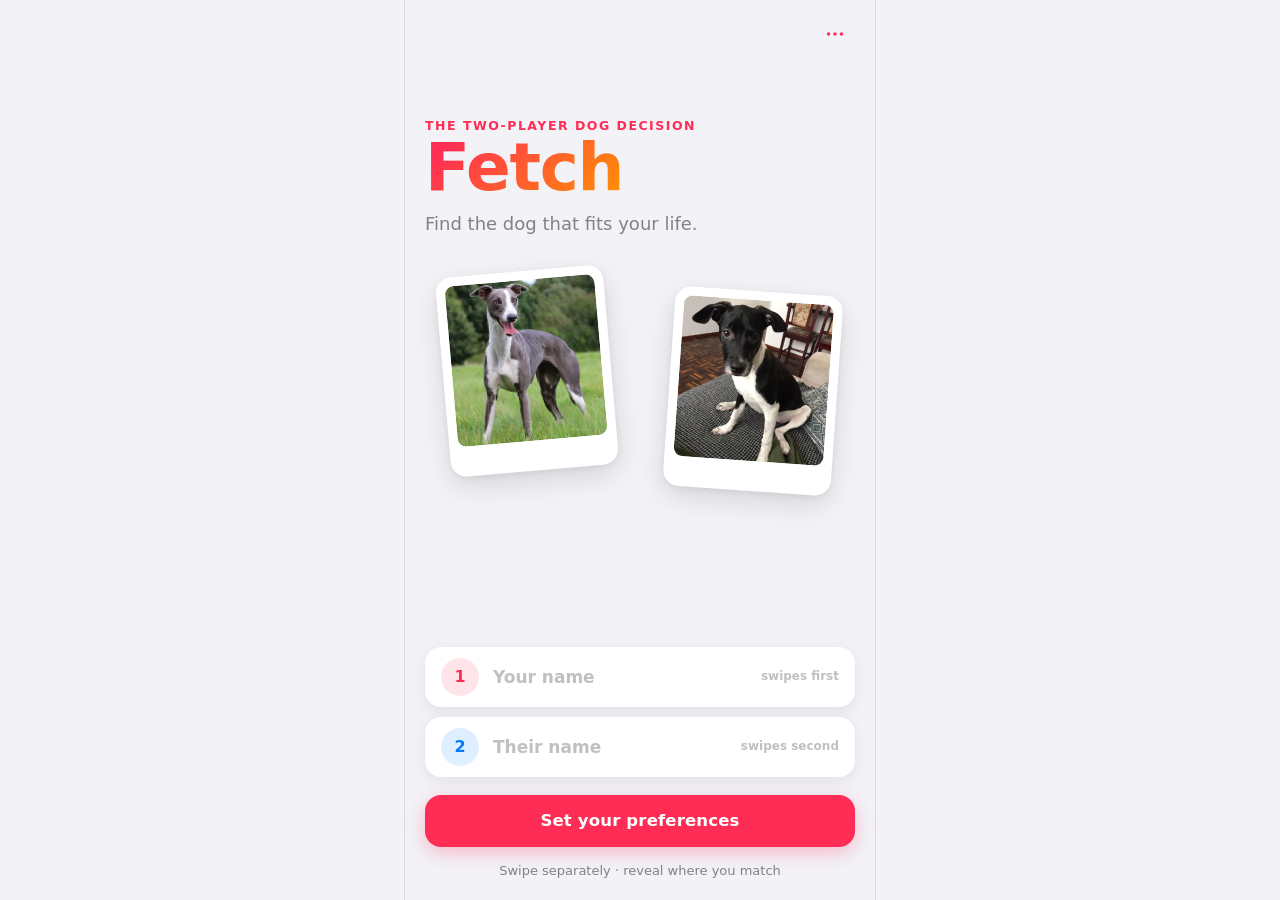
<file: dogmatch/index.html>
<!DOCTYPE html>
<html lang="en">
<head>
  <meta charset="utf-8">
  <meta name="viewport" content="width=device-width, initial-scale=1, viewport-fit=cover, user-scalable=no">
  <title>Fetch — Find the dog that fits your life</title>
  <meta name="description" content="Fetch — the two-player dog decision. Swipe separately, reveal where you match.">
  <meta name="theme-color" media="(prefers-color-scheme: light)" content="#F2F2F7">
  <meta name="theme-color" media="(prefers-color-scheme: dark)" content="#000000">
  <meta name="apple-mobile-web-app-capable" content="yes">
  <meta name="mobile-web-app-capable" content="yes">
  <meta name="apple-mobile-web-app-status-bar-style" content="default">
  <meta name="apple-mobile-web-app-title" content="Fetch">
  <link rel="icon" href="icon.svg" type="image/svg+xml">
  <link rel="apple-touch-icon" href="apple-touch-icon.png">
  <link rel="stylesheet" href="styles.css">
</head>
<body>
  <div id="app"></div>
  <script src="data.js"></script>
  <script src="scoring.js"></script>
  <script src="credits.js"></script>
  <script src="app.js"></script>
</body>
</html>
</file>
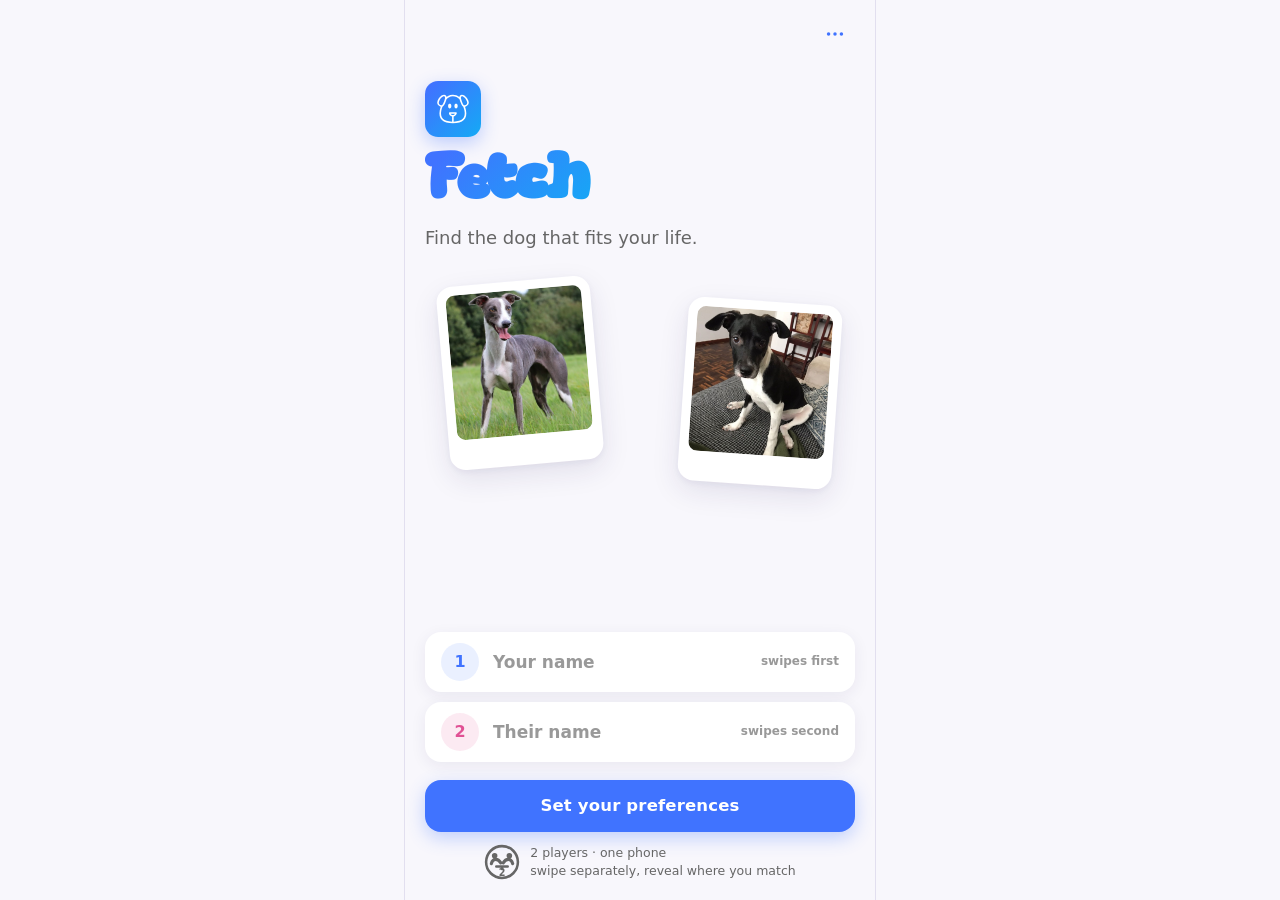
<file: fetch/index.html>
<!DOCTYPE html>
<html lang="en">
<head>
  <meta charset="utf-8">
  <meta name="viewport" content="width=device-width, initial-scale=1, viewport-fit=cover, user-scalable=no">
  <title>Fetch — Find the dog that fits your life</title>
  <meta name="description" content="Fetch — the two-player dog decision. Swipe separately, reveal where you match.">
  <meta name="theme-color" media="(prefers-color-scheme: light)" content="#F8F7FC">
  <meta name="theme-color" media="(prefers-color-scheme: dark)" content="#141318">
  <meta name="apple-mobile-web-app-capable" content="yes">
  <meta name="mobile-web-app-capable" content="yes">
  <meta name="apple-mobile-web-app-status-bar-style" content="default">
  <meta name="apple-mobile-web-app-title" content="Fetch">
  <link rel="icon" href="icon.svg" type="image/svg+xml">
  <link rel="apple-touch-icon" href="apple-touch-icon.png">
  <link rel="stylesheet" href="styles.css">
</head>
<body>
  <div id="app"></div>
  <script src="data.js"></script>
  <script src="scoring.js"></script>
  <script src="credits.js"></script>
  <script src="app.js"></script>
</body>
</html>
</file>
<file: dogmatch/styles.css>
/* Fetch — iOS-native playful design system, light + dark */

:root {
  /* light (system default) */
  --bg: #F2F2F7;
  --card: #FFFFFF;
  --fill: rgba(120, 120, 128, .12);
  --fill-2: rgba(120, 120, 128, .18);
  --ink: #111114;
  --ink-2: rgba(60, 60, 67, .62);
  --ink-3: rgba(60, 60, 67, .32);
  --line: rgba(60, 60, 67, .14);
  --tint: #FF2D55;
  --tint-soft: rgba(255, 45, 85, .12);
  --blue: #007AFF;
  --blue-soft: rgba(0, 122, 255, .12);
  --yes: #34C759;
  --yes-soft: rgba(52, 199, 89, .14);
  --no: #FF3B30;
  --no-soft: rgba(255, 59, 48, .12);
  --warn: #FF9500;
  --warn-soft: rgba(255, 149, 0, .14);
  --warn-text: #8A5200;
  --grad: linear-gradient(135deg, #FF2D55 10%, #FF9500 100%);
  --stamp-bg: rgba(255, 255, 255, .78);
  --seg-bg: rgba(118, 118, 128, .14);
  --seg-thumb: #FFFFFF;
  --toast-bg: rgba(28, 28, 30, .95);
  --shadow-card: 0 10px 28px rgba(20, 12, 8, .12), 0 2px 6px rgba(20, 12, 8, .06);
  --shadow-soft: 0 4px 16px rgba(20, 12, 8, .08);
  --r-lg: 22px;
  --r-md: 16px;
  --r-sm: 10px;
  --ease: cubic-bezier(.32, .72, .28, 1.04);
  --sans: -apple-system, BlinkMacSystemFont, "SF Pro Text", system-ui, "Segoe UI", Roboto, "Helvetica Neue", sans-serif;
  --serif: ui-rounded, "SF Pro Rounded", -apple-system, BlinkMacSystemFont, system-ui, "Segoe UI", Roboto, sans-serif;
  color-scheme: light dark;
}
@media (prefers-color-scheme: dark) {
  :root:not([data-theme="light"]) {
    --bg: #000000;
    --card: #1C1C1E;
    --fill: rgba(120, 120, 128, .24);
    --fill-2: rgba(120, 120, 128, .32);
    --ink: #F5F5F7;
    --ink-2: rgba(235, 235, 245, .62);
    --ink-3: rgba(235, 235, 245, .32);
    --line: rgba(84, 84, 88, .48);
    --tint: #FF375F;
    --tint-soft: rgba(255, 55, 95, .2);
    --blue: #0A84FF;
    --blue-soft: rgba(10, 132, 255, .2);
    --yes: #30D158;
    --yes-soft: rgba(48, 209, 88, .2);
    --no: #FF453A;
    --no-soft: rgba(255, 69, 58, .18);
    --warn: #FF9F0A;
    --warn-soft: rgba(255, 159, 10, .16);
    --warn-text: #FFC46B;
    --grad: linear-gradient(135deg, #FF375F 10%, #FF9F0A 100%);
    --stamp-bg: rgba(28, 28, 30, .72);
    --seg-bg: rgba(118, 118, 128, .24);
    --seg-thumb: #636366;
    --toast-bg: rgba(44, 44, 46, .96);
    --shadow-card: 0 12px 30px rgba(0, 0, 0, .55), 0 2px 8px rgba(0, 0, 0, .4);
    --shadow-soft: 0 4px 16px rgba(0, 0, 0, .45);
  }
}
:root[data-theme="dark"] {
  --bg: #000000;
  --card: #1C1C1E;
  --fill: rgba(120, 120, 128, .24);
  --fill-2: rgba(120, 120, 128, .32);
  --ink: #F5F5F7;
  --ink-2: rgba(235, 235, 245, .62);
  --ink-3: rgba(235, 235, 245, .32);
  --line: rgba(84, 84, 88, .48);
  --tint: #FF375F;
  --tint-soft: rgba(255, 55, 95, .2);
  --blue: #0A84FF;
  --blue-soft: rgba(10, 132, 255, .2);
  --yes: #30D158;
  --yes-soft: rgba(48, 209, 88, .2);
  --no: #FF453A;
  --no-soft: rgba(255, 69, 58, .18);
  --warn: #FF9F0A;
  --warn-soft: rgba(255, 159, 10, .16);
  --warn-text: #FFC46B;
  --grad: linear-gradient(135deg, #FF375F 10%, #FF9F0A 100%);
  --stamp-bg: rgba(28, 28, 30, .72);
  --seg-bg: rgba(118, 118, 128, .24);
  --seg-thumb: #636366;
  --toast-bg: rgba(44, 44, 46, .96);
  --shadow-card: 0 12px 30px rgba(0, 0, 0, .55), 0 2px 8px rgba(0, 0, 0, .4);
  --shadow-soft: 0 4px 16px rgba(0, 0, 0, .45);
}

* { box-sizing: border-box; -webkit-tap-highlight-color: transparent; }
html, body { margin: 0; padding: 0; }
html { height: 100%; }
body {
  background: var(--bg);
  color: var(--ink);
  font-family: var(--sans);
  font-size: 16px;
  line-height: 1.45;
  min-height: 100dvh;
  overscroll-behavior-y: none;
  -webkit-font-smoothing: antialiased;
  text-rendering: optimizeLegibility;
}
#app {
  max-width: 470px;
  margin: 0 auto;
  min-height: 100dvh;
  background: var(--bg);
  display: flex;
  flex-direction: column;
  position: relative;
  overflow-x: clip;
}
@media (min-width: 560px) {
  #app { box-shadow: 0 0 0 1px var(--line); }
}

h1, h2, h3, .serif {
  font-family: var(--serif);
  font-weight: 800;
  letter-spacing: -0.01em;
  margin: 0;
}
p { margin: 0; }
button { font-family: inherit; border: 0; background: none; padding: 0; cursor: pointer; color: inherit; touch-action: manipulation; font-size: inherit; }
img { display: block; max-width: 100%; }
:focus-visible { outline: 2.5px solid var(--tint); outline-offset: 2px; border-radius: 4px; }
@media (prefers-reduced-motion: reduce) {
  *, *::before, *::after { animation-duration: .01ms !important; transition-duration: .01ms !important; }
}

.screen {
  display: flex; flex-direction: column; flex: 1;
  padding: calc(14px + env(safe-area-inset-top)) 20px calc(20px + env(safe-area-inset-bottom));
  animation: screenIn .38s var(--ease);
}
@keyframes screenIn { from { opacity: 0; transform: translateY(10px); } to { opacity: 1; transform: none; } }

/* ---------- shared bits ---------- */
.topbar { display: flex; align-items: center; gap: 12px; min-height: 40px; margin-bottom: 6px; }
.topbar .spacer { flex: 1; }
.iconbtn {
  width: 40px; height: 40px; border-radius: 50%;
  display: grid; place-items: center; color: var(--tint);
  transition: background .2s var(--ease), transform .15s var(--ease);
}
.iconbtn:active { background: var(--fill); transform: scale(.92); }
.kicker {
  font-size: 12.5px; font-weight: 700; letter-spacing: .12em; text-transform: uppercase;
  color: var(--tint);
}
.btn {
  display: inline-flex; align-items: center; justify-content: center; gap: 8px;
  min-height: 52px; padding: 0 26px; border-radius: var(--r-md);
  background: var(--tint); color: #fff;
  font-size: 16.5px; font-weight: 650; letter-spacing: .01em;
  transition: transform .18s var(--ease), opacity .2s, filter .2s;
  box-shadow: 0 6px 18px rgba(255, 45, 85, .28);
}
.btn:active { transform: scale(.965); filter: brightness(.94); }
.btn.secondary { background: var(--fill); color: var(--tint); box-shadow: none; }
.btn.quiet { background: none; box-shadow: none; color: var(--tint); font-weight: 650; min-height: 44px; }
.btn.block { width: 100%; }
.btn[disabled] { opacity: .4; pointer-events: none; }
.stack { display: flex; flex-direction: column; gap: 12px; }

.pill {
  display: inline-flex; align-items: center; gap: 5px;
  padding: 5px 11px; border-radius: 999px; background: var(--fill);
  font-size: 12.5px; font-weight: 600; color: var(--ink-2); white-space: nowrap;
}
.match-pill {
  background: var(--grad); color: #fff;
  font-family: var(--serif); font-size: 14.5px; font-weight: 750;
  padding: 6px 13px; box-shadow: 0 3px 10px rgba(255, 90, 60, .35);
}

.note { font-size: 13px; color: var(--ink-2); line-height: 1.5; }
.hairline { border: 0; border-top: 1px solid var(--line); margin: 18px 0; }

/* ---------- welcome ---------- */
.welcome { justify-content: space-between; text-align: left; }
.welcome-hero { margin-top: 7vh; }
.welcome h1 {
  font-size: 66px; line-height: 1.0; letter-spacing: -0.02em;
  background: var(--grad); -webkit-background-clip: text; background-clip: text;
  -webkit-text-fill-color: transparent; width: fit-content; padding-right: 4px;
}
.welcome .sub { font-size: 18px; color: var(--ink-2); margin-top: 10px; max-width: 30ch; font-weight: 500; }
.welcome-art { margin: 26px -20px 24px; height: 238px; position: relative; overflow: visible; }
.welcome-art .polaroid {
  position: absolute; width: 168px; height: 200px; background: var(--card);
  border-radius: 16px; box-shadow: var(--shadow-card); padding: 9px 9px 30px;
  transition: transform .5s var(--ease);
}
.welcome-art .polaroid img { width: 100%; height: 100%; object-fit: cover; border-radius: 9px; }
.players { display: flex; flex-direction: column; gap: 10px; margin-bottom: 18px; }
.player-row {
  display: flex; align-items: center; gap: 14px; background: var(--card);
  border-radius: var(--r-md); padding: 8px 16px; box-shadow: var(--shadow-soft);
}
.player-row .avatar {
  width: 38px; height: 38px; border-radius: 50%; flex: none;
  display: grid; place-items: center; font-family: var(--serif); font-weight: 750; font-size: 16px;
  background: var(--tint-soft); color: var(--tint);
}
.player-row:last-child .avatar { background: var(--blue-soft); color: var(--blue); }
.player-row input {
  border: 0; background: none; font: 600 17px var(--sans); color: var(--ink);
  padding: 12px 0; width: 100%; outline: none;
}
.player-row input::placeholder { color: var(--ink-3); }
.player-row .role { font-size: 12px; color: var(--ink-3); font-weight: 600; white-space: nowrap; }

/* ---------- preferences ---------- */
.prefs h2 { font-size: 30px; margin: 6px 0 4px; }
.pref-group { margin: 20px 0 0; }
.pref-label { font-size: 14px; font-weight: 650; margin-bottom: 9px; display: flex; justify-content: space-between; align-items: baseline; }
.seg {
  display: grid; grid-auto-flow: column; grid-auto-columns: 1fr; gap: 3px;
  background: var(--seg-bg); border-radius: 12px; padding: 3px;
}
.seg button {
  padding: 10px 6px; border-radius: 9px; font-size: 13px; font-weight: 600;
  color: var(--ink-2); transition: all .22s var(--ease); line-height: 1.2;
}
.seg button.on { background: var(--seg-thumb); color: var(--ink); box-shadow: 0 2px 8px rgba(0, 0, 0, .16); }
.prefs-footer { position: sticky; bottom: 0; padding: 14px 0 0; background: linear-gradient(transparent, var(--bg) 32%); margin-top: 26px; }

/* ---------- handoff ---------- */
.handoff { justify-content: center; align-items: center; text-align: center; gap: 6px; }
.handoff .big-avatar {
  width: 88px; height: 88px; border-radius: 50%; display: grid; place-items: center;
  font-family: var(--serif); font-weight: 800; font-size: 36px; margin-bottom: 18px;
  background: var(--tint-soft); color: var(--tint);
}
.handoff.p2 .big-avatar { background: var(--blue-soft); color: var(--blue); }
.handoff h2 { font-size: 32px; }
.handoff .note { max-width: 30ch; margin: 10px auto 30px; font-size: 15px; }

/* ---------- swipe ---------- */
.swipe-screen { padding-bottom: calc(12px + env(safe-area-inset-bottom)); }
.progress-track { height: 4px; background: var(--fill); border-radius: 2px; flex: 1; overflow: hidden; }
.progress-fill { height: 100%; background: var(--tint); border-radius: 2px; transition: width .4s var(--ease); }
.swipe-meta { font-size: 13px; font-weight: 650; color: var(--ink-2); white-space: nowrap; }

.deck { position: relative; flex: 1; min-height: 0; margin: 8px 0 14px; }
.dogcard {
  position: absolute; inset: 0;
  background: var(--card); border-radius: var(--r-lg);
  box-shadow: var(--shadow-card);
  display: flex; flex-direction: column; overflow: hidden;
  touch-action: none; user-select: none; -webkit-user-select: none;
  will-change: transform;
}
.dogcard.under { transform: scale(.955) translateY(10px); filter: brightness(.985); }
.dogcard.flyout { transition: transform .45s var(--ease), opacity .4s ease; }
.dogcard.spring { transition: transform .45s var(--ease); }
.dogcard .photo { position: relative; flex: 1.35; min-height: 0; background: var(--fill); overflow: hidden; }
.dogcard .photo img { width: 100%; height: 100%; object-fit: cover; object-position: 50% 35%; }
.stamp {
  position: absolute; top: 22px; padding: 8px 16px; border-radius: 12px;
  font: 800 20px/1 var(--serif); letter-spacing: .06em; text-transform: uppercase;
  opacity: 0; transform: rotate(-8deg); border: 3px solid;
  backdrop-filter: blur(4px);
}
.stamp.yes { left: 20px; color: var(--yes); border-color: var(--yes); background: var(--stamp-bg); }
.stamp.no { right: 20px; color: var(--no); border-color: var(--no); background: var(--stamp-bg); transform: rotate(8deg); }
.puppy-toggle {
  position: absolute; top: 14px; right: 14px;
  padding: 8px 14px; border-radius: 999px; font-size: 12.5px; font-weight: 700;
  background: var(--stamp-bg); color: var(--ink); backdrop-filter: blur(10px);
  box-shadow: 0 2px 10px rgba(0, 0, 0, .18);
}
.dogcard .body { padding: 15px 18px 13px; display: flex; flex-direction: column; gap: 9px; }
.dogcard .name-row { display: flex; align-items: baseline; gap: 10px; }
.dogcard .name-row h2 { font-size: 24px; line-height: 1.1; flex: 1; letter-spacing: -0.015em; }
.dogcard .weight { font-size: 13.5px; color: var(--ink-2); font-weight: 600; white-space: nowrap; font-variant-numeric: tabular-nums; }
.tag-row { display: flex; gap: 6px; flex-wrap: wrap; }
.dogcard .line-row { display: flex; align-items: center; gap: 10px; }
.dogcard .oneliner { font-size: 13.5px; color: var(--ink-2); flex: 1; line-height: 1.35; font-weight: 500; }
.dogcard .card-actions {
  display: flex; align-items: center; justify-content: space-between;
  border-top: 1px solid var(--line); margin: 2px -18px 0; padding: 10px 18px 0;
}
.card-actions .textbtn { font-size: 14px; font-weight: 650; color: var(--tint); display: inline-flex; gap: 6px; align-items: center; padding: 4px 0; }

.swipe-buttons { display: flex; align-items: center; justify-content: center; gap: 22px; }
.roundbtn {
  border-radius: 50%; display: grid; place-items: center;
  background: var(--card); box-shadow: var(--shadow-soft);
  transition: transform .16s var(--ease);
}
.roundbtn:active { transform: scale(.86); }
.roundbtn.no { width: 62px; height: 62px; color: var(--no); }
.roundbtn.yes { width: 62px; height: 62px; color: var(--tint); }
.roundbtn.undo { width: 44px; height: 44px; color: var(--ink-3); }
.roundbtn[disabled] { opacity: .35; }

/* ---------- bottom sheet ---------- */
.sheet-backdrop {
  position: fixed; inset: 0; background: rgba(0, 0, 0, .42);
  opacity: 0; transition: opacity .32s ease; z-index: 40;
}
.sheet-backdrop.open { opacity: 1; }
.sheet {
  position: fixed; left: 50%; bottom: 0; transform: translate(-50%, 103%);
  width: 100%; max-width: 470px; max-height: 88dvh;
  background: var(--bg); border-radius: 20px 20px 0 0;
  box-shadow: 0 -12px 48px rgba(0, 0, 0, .35);
  transition: transform .42s var(--ease); z-index: 41;
  display: flex; flex-direction: column;
}
.sheet.open { transform: translate(-50%, 0); }
.sheet .grabber { width: 38px; height: 5px; border-radius: 3px; background: var(--ink-3); opacity: .5; margin: 9px auto 2px; flex: none; }
.sheet .sheet-scroll { overflow-y: auto; padding: 10px 22px calc(28px + env(safe-area-inset-bottom)); -webkit-overflow-scrolling: touch; }
.sheet h3 { font-size: 24px; margin: 8px 0 2px; }
.sheet .de-name { font-size: 13px; color: var(--ink-3); font-weight: 600; margin-bottom: 4px; }
.sheet h4 { font: 700 12.5px var(--sans); letter-spacing: .1em; text-transform: uppercase; color: var(--ink-3); margin: 22px 0 9px; }
.sheet p.body-text { font-size: 15px; line-height: 1.6; color: var(--ink); }
.plist { list-style: none; margin: 0; padding: 0; display: flex; flex-direction: column; gap: 8px; }
.plist li { display: flex; gap: 10px; font-size: 14.5px; line-height: 1.5; }
.plist .dot { flex: none; width: 7px; height: 7px; border-radius: 50%; margin-top: 7px; }
.plist.pros .dot { background: var(--yes); }
.plist.cons .dot { background: var(--warn); }
.meter-row { display: flex; align-items: center; gap: 12px; padding: 7px 0; }
.meter-row .mlabel { font-size: 14px; font-weight: 600; flex: 1; }
.meter-row .mvalue { font-size: 12.5px; color: var(--ink-3); font-weight: 600; width: 30px; text-align: right; font-variant-numeric: tabular-nums; }
.dots { display: flex; gap: 5px; }
.dots i { width: 9px; height: 9px; border-radius: 50%; background: var(--fill-2); }
.dots i.f { background: var(--tint); }
.dots i.h { background: linear-gradient(90deg, var(--tint) 50%, var(--fill-2) 50%); }
.coat-grid { display: grid; grid-template-columns: auto 1fr; gap: 7px 16px; font-size: 14.5px; }
.coat-grid .k { color: var(--ink-2); font-weight: 600; }
.flag-note {
  display: flex; gap: 10px; background: var(--warn-soft); border-radius: var(--r-md);
  padding: 12px 14px; font-size: 13.5px; line-height: 1.5; margin-top: 8px; color: var(--warn-text);
}
.fine-print { font-size: 12.5px; color: var(--ink-3); line-height: 1.55; margin-top: 20px; }

/* ---------- reveal & results ---------- */
.reveal { justify-content: center; align-items: center; text-align: center; }
.reveal h1 { font-size: 44px; line-height: 1.05; }
.reveal .heart-pop { display: inline-block; animation: pop .7s var(--ease); }
@keyframes pop { 0% { transform: scale(0); } 70% { transform: scale(1.25); } 100% { transform: scale(1); } }
.reveal .sub { color: var(--ink-2); margin: 14px 0 34px; font-size: 16px; }

.results h2.screen-title { font-size: 32px; margin: 4px 0 2px; }
.result-card {
  display: flex; gap: 14px; background: var(--card); border-radius: var(--r-md);
  padding: 12px; box-shadow: var(--shadow-soft); align-items: flex-start;
  animation: rowIn .5s var(--ease) backwards;
  text-align: left; width: 100%;
}
@keyframes rowIn { from { opacity: 0; transform: translateY(14px); } to { opacity: 1; transform: none; } }
.result-card .thumb { width: 86px; height: 104px; border-radius: 12px; object-fit: cover; flex: none; background: var(--fill); }
.result-card .info { flex: 1; min-width: 0; }
.result-card .rank-line { display: flex; align-items: baseline; gap: 8px; }
.result-card .rank-num { font-family: var(--serif); font-weight: 750; font-size: 14px; color: var(--ink-3); }
.result-card h3 { font-size: 18px; line-height: 1.15; flex: 1; }
.result-card .pct { font-family: var(--serif); font-weight: 800; font-size: 17px; color: var(--tint); font-variant-numeric: tabular-nums; }
.result-card .why { font-size: 13px; color: var(--ink-2); margin-top: 5px; line-height: 1.45; }
.result-card .watch { font-size: 12.5px; margin-top: 6px; color: var(--warn-text); line-height: 1.4; }
.result-card .watch b, .result-card .why b { font-weight: 650; color: var(--ink); }
.result-card .watch b { color: var(--warn-text); }
.delta-chip { font-size: 11.5px; font-weight: 700; border-radius: 999px; padding: 2px 8px; vertical-align: 1px; }
.delta-chip.up { color: var(--yes); background: var(--yes-soft); }
.delta-chip.down { color: var(--no); background: var(--no-soft); }
.almost-row { display: flex; align-items: center; gap: 12px; padding: 10px 0; border-bottom: 1px solid var(--line); }
.almost-row:last-child { border-bottom: 0; }
.almost-row .thumb { width: 52px; height: 52px; border-radius: 12px; object-fit: cover; background: var(--fill); }
.almost-row .who { font-size: 12.5px; color: var(--ink-2); white-space: nowrap; font-weight: 600; }
.almost-row .nm { font-weight: 650; font-size: 15px; flex: 1; }
.almost-row .pct2 { font-family: var(--serif); font-weight: 750; font-size: 14.5px; color: var(--ink-2); font-variant-numeric: tabular-nums; }
.panel { background: var(--card); border-radius: var(--r-lg); padding: 18px; box-shadow: var(--shadow-soft); margin-top: 14px; }
.panel > h4 { font: 700 12.5px var(--sans); letter-spacing: .1em; text-transform: uppercase; color: var(--ink-3); margin: 0 0 10px; }
.pattern-list { display: flex; flex-direction: column; gap: 10px; font-size: 14.5px; line-height: 1.55; }
.pattern-list li { list-style: none; display: flex; gap: 10px; }
.pattern-list li::before { content: '●'; font-size: 8px; line-height: 2.6; color: var(--tint); }
.next-actions { display: flex; flex-direction: column; gap: 10px; margin-top: 20px; }
.action-row {
  display: flex; align-items: center; gap: 14px; width: 100%;
  background: var(--card); border-radius: var(--r-md); padding: 14px 16px;
  box-shadow: var(--shadow-soft); text-align: left; color: var(--ink);
  transition: transform .15s var(--ease);
}
.action-row:active { transform: scale(.98); }
.action-row.done-row { box-shadow: var(--shadow-soft), inset 0 0 0 2px var(--yes); }
.action-row .ico { width: 40px; height: 40px; border-radius: 12px; display: grid; place-items: center; flex: none; background: var(--fill); font-size: 18px; }
.action-row .t { flex: 1; }
.action-row .t b { display: block; font-size: 15.5px; }
.action-row .t span { font-size: 12.5px; color: var(--ink-2); }
.action-row > svg { color: var(--ink-3); }
.badge-mini { font-size: 11px; font-weight: 700; color: var(--yes); background: var(--yes-soft); border-radius: 999px; padding: 3px 8px; }

/* ---------- scenarios ---------- */
.scenario-card { background: var(--card); border-radius: var(--r-lg); padding: 26px 22px; box-shadow: var(--shadow-card); }
.scenario-card .q { font-family: var(--serif); font-weight: 750; font-size: 22px; line-height: 1.25; margin: 6px 0 22px; letter-spacing: -0.01em; }
.opt-btn {
  display: flex; align-items: center; gap: 14px; width: 100%;
  border-radius: var(--r-md); background: var(--fill);
  padding: 15px 16px; font-size: 15px; font-weight: 600; text-align: left; color: var(--ink);
  transition: all .18s var(--ease);
}
.opt-btn:active { transform: scale(.98); }
.opt-btn .oico { font-size: 19px; width: 26px; text-align: center; flex: none; }
.opt-btn.sel { background: var(--tint-soft); box-shadow: inset 0 0 0 2px var(--tint); }

/* ---------- visual duel ---------- */
.duel { display: flex; flex-direction: column; gap: 12px; flex: 1; min-height: 0; }
.duel-half {
  position: relative; flex: 1; min-height: 0; border-radius: var(--r-lg); overflow: hidden;
  box-shadow: var(--shadow-card); transition: transform .2s var(--ease);
}
.duel-half:active { transform: scale(.975); }
.duel-half img { position: absolute; inset: 0; width: 100%; height: 100%; object-fit: cover; }
.duel-half .dname {
  position: absolute; left: 14px; bottom: 12px; color: #fff;
  font: 750 19px var(--serif); text-shadow: 0 1px 14px rgba(0, 0, 0, .6);
}
.duel-half::after { content: ''; position: absolute; inset: 0; background: linear-gradient(transparent 62%, rgba(0, 0, 0, .5)); }
.duel-vs { align-self: center; font: 750 13px var(--serif); text-transform: uppercase; letter-spacing: .1em; color: var(--ink-3); margin: -4px 0; }

/* ---------- compare ---------- */
.compare-wrap { overflow-x: auto; margin: 12px -20px 0; padding: 4px 20px 14px; -webkit-overflow-scrolling: touch; }
table.compare { border-collapse: separate; border-spacing: 0; font-size: 13px; min-width: 100%; }
.compare th, .compare td { padding: 9px 12px; text-align: left; vertical-align: top; }
.compare thead th {
  position: sticky; top: 0; background: var(--bg); z-index: 2;
  font: 750 14px var(--serif); padding-top: 0; min-width: 116px;
}
.compare thead th img { width: 100%; height: 74px; object-fit: cover; border-radius: 10px; margin-bottom: 7px; }
.compare tbody th {
  position: sticky; left: 0; background: var(--bg); z-index: 1;
  font: 650 12px var(--sans); color: var(--ink-2); white-space: nowrap; padding-left: 0;
  max-width: 106px;
}
.compare tbody td { border-top: 1px solid var(--line); color: var(--ink); line-height: 1.4; }
.compare .pctcell { font-family: var(--serif); font-weight: 800; font-size: 15px; color: var(--tint); }

/* ---------- ranking ---------- */
.rank-grid { display: flex; flex-direction: column; gap: 10px; margin-top: 14px; }
.rank-card {
  display: flex; align-items: center; gap: 14px; background: var(--card);
  border-radius: var(--r-md); padding: 10px 14px 10px 10px;
  box-shadow: var(--shadow-soft); transition: all .2s var(--ease);
  text-align: left; width: 100%; color: var(--ink);
}
.rank-card img { width: 62px; height: 62px; border-radius: 12px; object-fit: cover; }
.rank-card .nm { font-weight: 650; font-size: 15.5px; flex: 1; }
.rank-card .order {
  width: 34px; height: 34px; border-radius: 50%; display: grid; place-items: center;
  font-family: var(--serif); font-weight: 750; font-size: 15px; background: var(--fill); color: var(--ink-3);
  transition: all .2s var(--ease);
}
.rank-card.picked { box-shadow: var(--shadow-soft), inset 0 0 0 2px var(--tint); }
.rank-card.picked .order { background: var(--tint); color: #fff; }

.final-row { display: flex; gap: 14px; align-items: center; padding: 14px 0; border-bottom: 1px solid var(--line); }
.final-row:last-child { border-bottom: 0; }
.final-row .fnum { font-family: var(--serif); font-weight: 800; font-size: 24px; width: 30px; color: var(--ink-3); font-variant-numeric: tabular-nums; }
.final-row:first-child .fnum { color: var(--tint); }
.final-row img { width: 64px; height: 64px; border-radius: 12px; object-fit: cover; }
.final-row .t { flex: 1; }
.final-row .t b { font-size: 16.5px; display: block; }
.final-row .t span { font-size: 12.5px; color: var(--ink-2); }

/* ---------- rescue ---------- */
.chip-grid { display: flex; flex-wrap: wrap; gap: 8px; margin-top: 12px; }
.chip {
  padding: 9px 14px; border-radius: 999px; font-size: 13.5px; font-weight: 600;
  background: var(--fill); color: var(--ink-2); transition: all .18s var(--ease);
}
.chip.on { background: var(--tint); color: #fff; }
.profile-score {
  display: flex; align-items: center; gap: 16px; background: var(--card);
  border-radius: var(--r-lg); padding: 18px; box-shadow: var(--shadow-card); margin-top: 18px;
}
.profile-score .big {
  font-family: var(--serif); font-weight: 800; font-size: 42px; line-height: 1;
  background: var(--grad); -webkit-background-clip: text; background-clip: text;
  -webkit-text-fill-color: transparent;
}
.toast {
  position: fixed; bottom: calc(24px + env(safe-area-inset-bottom)); left: 50%;
  transform: translate(-50%, 80px); background: var(--toast-bg); color: #fff;
  padding: 12px 20px; border-radius: 14px; font-size: 14px; font-weight: 600;
  box-shadow: var(--shadow-card); transition: transform .4s var(--ease); z-index: 60;
  max-width: 86vw; text-align: center; backdrop-filter: blur(10px);
}
.toast.show { transform: translate(-50%, 0); }

/* small screens */
@media (max-height: 700px) {
  .dogcard .photo { flex: 1.1; }
  .welcome h1 { font-size: 52px; }
  .welcome-art { height: 190px; }
  .welcome-art .polaroid { width: 138px; height: 165px; }
}
</file>
<file: fetch/styles.css>
/* Fetch — Todoist-flavored pastel system with a blue pop, light + dark */

/* Wordmark font: drop dogways.woff2 (or .ttf) into fetch/fonts/ to activate.
   Falls back silently to SF Rounded until then. */
@font-face {
  font-family: 'Dogways';
  src: url('fonts/dogways.woff2') format('woff2'), url('fonts/dogways.ttf') format('truetype');
  font-display: swap;
}

:root {
  /* light (system default) — text greys from the Todoist palette */
  --bg: #F8F7FC;
  --card: #FFFFFF;
  --fill: rgba(102, 87, 158, .09);
  --fill-2: rgba(102, 87, 158, .16);
  --ink: #202020;
  --ink-2: #666666;
  --ink-3: #999999;
  --line: rgba(102, 87, 158, .15);
  --tint: #4073FF;
  --tint-soft: rgba(64, 115, 255, .11);
  --p2: #E05194;
  --p2-soft: rgba(224, 81, 148, .12);
  --yes: #299438;
  --yes-soft: rgba(41, 148, 56, .12);
  --no: #D1453B;
  --no-soft: rgba(209, 69, 59, .11);
  --warn: #EB8909;
  --warn-soft: rgba(235, 137, 9, .13);
  --warn-text: #8F5400;
  --grad: linear-gradient(135deg, #4073FF 10%, #14AAF5 100%);
  --stamp-bg: rgba(255, 255, 255, .8);
  --seg-bg: rgba(102, 87, 158, .11);
  --seg-thumb: #FFFFFF;
  --toast-bg: rgba(32, 32, 32, .95);
  --shadow-card: 0 10px 28px rgba(40, 28, 92, .10), 0 2px 6px rgba(40, 28, 92, .05);
  --shadow-soft: 0 4px 16px rgba(40, 28, 92, .07);
  --r-lg: 22px;
  --r-md: 16px;
  --r-sm: 10px;
  --ease: cubic-bezier(.32, .72, .28, 1.04);
  --sans: -apple-system, BlinkMacSystemFont, "SF Pro Text", system-ui, "Segoe UI", Roboto, "Helvetica Neue", sans-serif;
  --serif: ui-rounded, "SF Pro Rounded", -apple-system, BlinkMacSystemFont, system-ui, "Segoe UI", Roboto, sans-serif;
  color-scheme: light dark;
}
@media (prefers-color-scheme: dark) {
  :root:not([data-theme="light"]) {
    --bg: #141318;
    --card: #1E1D24;
    --fill: rgba(155, 150, 190, .14);
    --fill-2: rgba(155, 150, 190, .22);
    --ink: #F5F4F8;
    --ink-2: #A9A6B4;
    --ink-3: #7B7887;
    --line: rgba(155, 150, 190, .18);
    --tint: #5C88FF;
    --tint-soft: rgba(92, 136, 255, .18);
    --p2: #EB6FA8;
    --p2-soft: rgba(235, 111, 168, .18);
    --yes: #45B15A;
    --yes-soft: rgba(69, 177, 90, .2);
    --no: #E5564B;
    --no-soft: rgba(229, 86, 75, .18);
    --warn: #EFA03D;
    --warn-soft: rgba(239, 160, 61, .16);
    --warn-text: #F2B266;
    --grad: linear-gradient(135deg, #5C88FF 10%, #35B6F2 100%);
    --stamp-bg: rgba(30, 29, 36, .75);
    --seg-bg: rgba(155, 150, 190, .16);
    --seg-thumb: #3A3844;
    --toast-bg: rgba(44, 43, 52, .96);
    --shadow-card: 0 12px 30px rgba(0, 0, 0, .5), 0 2px 8px rgba(0, 0, 0, .38);
    --shadow-soft: 0 4px 16px rgba(0, 0, 0, .4);
  }
}
:root[data-theme="dark"] {
  --bg: #141318;
  --card: #1E1D24;
  --fill: rgba(155, 150, 190, .14);
  --fill-2: rgba(155, 150, 190, .22);
  --ink: #F5F4F8;
  --ink-2: #A9A6B4;
  --ink-3: #7B7887;
  --line: rgba(155, 150, 190, .18);
  --tint: #5C88FF;
  --tint-soft: rgba(92, 136, 255, .18);
  --p2: #EB6FA8;
  --p2-soft: rgba(235, 111, 168, .18);
  --yes: #45B15A;
  --yes-soft: rgba(69, 177, 90, .2);
  --no: #E5564B;
  --no-soft: rgba(229, 86, 75, .18);
  --warn: #EFA03D;
  --warn-soft: rgba(239, 160, 61, .16);
  --warn-text: #F2B266;
  --grad: linear-gradient(135deg, #5C88FF 10%, #35B6F2 100%);
  --stamp-bg: rgba(30, 29, 36, .75);
  --seg-bg: rgba(155, 150, 190, .16);
  --seg-thumb: #3A3844;
  --toast-bg: rgba(44, 43, 52, .96);
  --shadow-card: 0 12px 30px rgba(0, 0, 0, .5), 0 2px 8px rgba(0, 0, 0, .38);
  --shadow-soft: 0 4px 16px rgba(0, 0, 0, .4);
}

* { box-sizing: border-box; -webkit-tap-highlight-color: transparent; }
html, body { margin: 0; padding: 0; }
html { height: 100%; }
body {
  background: var(--bg);
  color: var(--ink);
  font-family: var(--sans);
  font-size: 16px;
  line-height: 1.45;
  min-height: 100dvh;
  overscroll-behavior-y: none;
  -webkit-font-smoothing: antialiased;
  text-rendering: optimizeLegibility;
}
#app {
  max-width: 470px;
  margin: 0 auto;
  min-height: 100dvh;
  background: var(--bg);
  display: flex;
  flex-direction: column;
  position: relative;
  overflow-x: clip;
}
@media (min-width: 560px) {
  #app { box-shadow: 0 0 0 1px var(--line); }
}

h1, h2, h3, .serif {
  font-family: var(--serif);
  font-weight: 800;
  letter-spacing: -0.01em;
  margin: 0;
}
p { margin: 0; }
button { font-family: inherit; border: 0; background: none; padding: 0; cursor: pointer; color: inherit; touch-action: manipulation; font-size: inherit; }
img { display: block; max-width: 100%; }
:focus-visible { outline: 2.5px solid var(--tint); outline-offset: 2px; border-radius: 4px; }
@media (prefers-reduced-motion: reduce) {
  *, *::before, *::after { animation-duration: .01ms !important; transition-duration: .01ms !important; }
}

.screen {
  display: flex; flex-direction: column; flex: 1;
  padding: calc(14px + env(safe-area-inset-top)) 20px calc(20px + env(safe-area-inset-bottom));
  animation: screenIn .38s var(--ease);
}
@keyframes screenIn { from { opacity: 0; transform: translateY(10px); } to { opacity: 1; transform: none; } }

/* ---------- shared bits ---------- */
.topbar { display: flex; align-items: center; gap: 12px; min-height: 40px; margin-bottom: 6px; }
.topbar .spacer { flex: 1; }
.iconbtn {
  width: 40px; height: 40px; border-radius: 50%;
  display: grid; place-items: center; color: var(--tint);
  transition: background .2s var(--ease), transform .15s var(--ease);
}
.iconbtn:active { background: var(--fill); transform: scale(.92); }
.kicker {
  font-size: 12.5px; font-weight: 700; letter-spacing: .12em; text-transform: uppercase;
  color: var(--tint);
}
.btn {
  display: inline-flex; align-items: center; justify-content: center; gap: 8px;
  min-height: 52px; padding: 0 26px; border-radius: var(--r-md);
  background: var(--tint); color: #fff;
  font-size: 16.5px; font-weight: 650; letter-spacing: .01em;
  transition: transform .18s var(--ease), opacity .2s, filter .2s;
  box-shadow: 0 6px 18px rgba(64, 115, 255, .3);
}
.btn:active { transform: scale(.965); filter: brightness(.94); }
.btn.secondary { background: var(--fill); color: var(--tint); box-shadow: none; }
.btn.quiet { background: none; box-shadow: none; color: var(--tint); font-weight: 650; min-height: 44px; }
.btn.block { width: 100%; }
.btn[disabled] { opacity: .4; pointer-events: none; }
.stack { display: flex; flex-direction: column; gap: 12px; }

.pill {
  display: inline-flex; align-items: center; gap: 5px;
  padding: 5px 11px; border-radius: 999px; background: var(--fill);
  font-size: 12.5px; font-weight: 600; color: var(--ink-2); white-space: nowrap;
}
.match-pill {
  background: var(--grad); color: #fff;
  font-family: var(--serif); font-size: 14.5px; font-weight: 750;
  padding: 6px 13px; box-shadow: 0 3px 10px rgba(64, 115, 255, .35);
}

.note { font-size: 13px; color: var(--ink-2); line-height: 1.5; }
.hairline { border: 0; border-top: 1px solid var(--line); margin: 18px 0; }

/* ---------- welcome ---------- */
.welcome { justify-content: space-between; text-align: left; }
.welcome-hero { margin-top: 3vh; }
.welcome h1 {
  font-family: 'Dogways', var(--serif);
  font-size: 66px; line-height: 1.0; letter-spacing: -0.02em;
  background: var(--grad); -webkit-background-clip: text; background-clip: text;
  -webkit-text-fill-color: transparent; width: fit-content; padding-right: 4px;
}
.welcome .sub { font-size: 18px; color: var(--ink-2); margin-top: 10px; max-width: 30ch; font-weight: 500; }
.welcome-art { margin: 22px -20px 20px; height: 214px; position: relative; overflow: visible; }
.welcome-art .polaroid {
  position: absolute; width: 154px; height: 184px; background: var(--card);
  border-radius: 16px; box-shadow: var(--shadow-card); padding: 9px 9px 30px;
  transition: transform .5s var(--ease);
}
.welcome-art .polaroid img { width: 100%; height: 100%; object-fit: cover; border-radius: 9px; }
.players { display: flex; flex-direction: column; gap: 10px; margin-bottom: 18px; }
.player-row {
  display: flex; align-items: center; gap: 14px; background: var(--card);
  border-radius: var(--r-md); padding: 8px 16px; box-shadow: var(--shadow-soft);
}
.player-row .avatar {
  width: 38px; height: 38px; border-radius: 50%; flex: none;
  display: grid; place-items: center; font-family: var(--serif); font-weight: 750; font-size: 16px;
  background: var(--tint-soft); color: var(--tint);
}
.player-row:last-child .avatar { background: var(--p2-soft); color: var(--p2); }
.player-row input {
  border: 0; background: none; font: 600 17px var(--sans); color: var(--ink);
  padding: 12px 0; width: 100%; outline: none;
}
.player-row input::placeholder { color: var(--ink-3); }
.player-row .role { font-size: 12px; color: var(--ink-3); font-weight: 600; white-space: nowrap; }

/* ---------- preferences ---------- */
.prefs h2 { font-size: 30px; margin: 6px 0 4px; }
.pref-group { margin: 20px 0 0; }
.pref-label { font-size: 14px; font-weight: 650; margin-bottom: 9px; display: flex; justify-content: space-between; align-items: baseline; }
.seg {
  display: grid; grid-auto-flow: column; grid-auto-columns: 1fr; gap: 3px;
  background: var(--seg-bg); border-radius: 12px; padding: 3px;
}
.seg button {
  padding: 10px 6px; border-radius: 9px; font-size: 13px; font-weight: 600;
  color: var(--ink-2); transition: all .22s var(--ease); line-height: 1.2;
}
.seg button.on { background: var(--seg-thumb); color: var(--ink); box-shadow: 0 2px 8px rgba(20, 15, 60, .16); }
.prefs-footer {
  position: sticky; bottom: 0;
  padding: 14px 0 calc(16px + env(safe-area-inset-bottom));
  margin: 26px 0 calc(-20px - env(safe-area-inset-bottom));
  background: linear-gradient(transparent, var(--bg) 26%);
}

/* ---------- handoff ---------- */
.handoff { justify-content: center; align-items: center; text-align: center; gap: 6px; }
.handoff .big-avatar {
  width: 88px; height: 88px; border-radius: 50%; display: grid; place-items: center;
  font-family: var(--serif); font-weight: 800; font-size: 36px; margin-bottom: 18px;
  background: var(--tint-soft); color: var(--tint);
}
.handoff.p2 .big-avatar { background: var(--p2-soft); color: var(--p2); }
.handoff h2 { font-size: 32px; }
.handoff .note { max-width: 30ch; margin: 10px auto 30px; font-size: 15px; }

/* ---------- swipe ---------- */
.swipe-screen { padding-bottom: calc(12px + env(safe-area-inset-bottom)); }
.progress-track { height: 4px; background: var(--fill-2); border-radius: 2px; flex: 1; overflow: hidden; }
.progress-fill { height: 100%; background: var(--tint); border-radius: 2px; transition: width .4s var(--ease); }
.swipe-meta { font-size: 13px; font-weight: 650; color: var(--ink-2); white-space: nowrap; }

.deck { position: relative; flex: 1; min-height: 0; margin: 8px 0 14px; }
.dogcard {
  position: absolute; inset: 0;
  background: var(--card); border-radius: var(--r-lg);
  box-shadow: var(--shadow-card);
  display: flex; flex-direction: column; overflow: hidden;
  touch-action: none; user-select: none; -webkit-user-select: none;
  will-change: transform;
}
.dogcard.under { transform: scale(.955) translateY(10px); filter: brightness(.985); }
.dogcard.flyout { transition: transform .45s var(--ease), opacity .4s ease; }
.dogcard.spring { transition: transform .45s var(--ease); }
.dogcard .photo { position: relative; flex: 1.35; min-height: 0; background: var(--fill); overflow: hidden; }
.dogcard .photo img { width: 100%; height: 100%; object-fit: cover; object-position: 50% 35%; }
.stamp {
  position: absolute; top: 22px; padding: 8px 16px; border-radius: 12px;
  font: 800 20px/1 var(--serif); letter-spacing: .06em; text-transform: uppercase;
  opacity: 0; transform: rotate(-8deg); border: 3px solid;
  backdrop-filter: blur(4px);
}
.stamp.yes { left: 20px; color: var(--yes); border-color: var(--yes); background: var(--stamp-bg); }
.stamp.no { right: 20px; color: var(--no); border-color: var(--no); background: var(--stamp-bg); transform: rotate(8deg); }
.puppy-toggle {
  position: absolute; top: 14px; right: 14px;
  padding: 8px 14px; border-radius: 999px; font-size: 12.5px; font-weight: 700;
  background: var(--stamp-bg); color: var(--ink); backdrop-filter: blur(10px);
  box-shadow: 0 2px 10px rgba(0, 0, 0, .18);
}
.dogcard .body { padding: 15px 18px 13px; display: flex; flex-direction: column; gap: 9px; }
.dogcard .name-row { display: flex; align-items: baseline; gap: 10px; }
.dogcard .name-row h2 { font-size: 24px; line-height: 1.1; flex: 1; letter-spacing: -0.015em; }
.dogcard .weight { font-size: 13.5px; color: var(--ink-2); font-weight: 600; white-space: nowrap; font-variant-numeric: tabular-nums; }
.tag-row { display: flex; gap: 6px; flex-wrap: wrap; }
.dogcard .line-row { display: flex; align-items: center; gap: 10px; }
.dogcard .oneliner { font-size: 13.5px; color: var(--ink-2); flex: 1; line-height: 1.35; font-weight: 500; }
.dogcard .card-actions {
  display: flex; align-items: center; justify-content: space-between;
  border-top: 1px solid var(--line); margin: 2px -18px 0; padding: 10px 18px 0;
}
.card-actions .textbtn { font-size: 14px; font-weight: 650; color: var(--tint); display: inline-flex; gap: 6px; align-items: center; padding: 4px 0; }

.swipe-buttons { display: flex; align-items: center; justify-content: center; gap: 22px; }
.roundbtn {
  border-radius: 50%; display: grid; place-items: center;
  background: var(--card); box-shadow: var(--shadow-soft);
  transition: transform .16s var(--ease);
}
.roundbtn:active { transform: scale(.86); }
.roundbtn.no { width: 62px; height: 62px; color: var(--no); }
.roundbtn.yes { width: 62px; height: 62px; color: var(--tint); }
.roundbtn.undo { width: 44px; height: 44px; color: var(--ink-3); }
.roundbtn[disabled] { opacity: .35; }

/* ---------- bottom sheet ---------- */
.sheet-backdrop {
  position: fixed; inset: 0; background: rgba(16, 12, 34, .45);
  opacity: 0; transition: opacity .32s ease; z-index: 40;
}
.sheet-backdrop.open { opacity: 1; }
.sheet {
  position: fixed; left: 50%; bottom: 0; transform: translate(-50%, 103%);
  width: 100%; max-width: 470px; max-height: 88dvh;
  background: var(--bg); border-radius: 20px 20px 0 0;
  box-shadow: 0 -12px 48px rgba(10, 6, 30, .38);
  transition: transform .42s var(--ease); z-index: 41;
  display: flex; flex-direction: column;
}
.sheet.open { transform: translate(-50%, 0); }
.sheet .grabber { width: 38px; height: 5px; border-radius: 3px; background: var(--ink-3); opacity: .5; margin: 9px auto 2px; flex: none; }
.sheet .sheet-scroll { overflow-y: auto; padding: 10px 22px calc(28px + env(safe-area-inset-bottom)); -webkit-overflow-scrolling: touch; }
.sheet h3 { font-size: 24px; margin: 8px 0 2px; }
.sheet .de-name { font-size: 13px; color: var(--ink-2); font-weight: 600; margin-bottom: 4px; }
.sheet h4 { font: 700 12.5px var(--sans); letter-spacing: .1em; text-transform: uppercase; color: var(--ink-2); margin: 22px 0 9px; }
.sheet p.body-text { font-size: 15px; line-height: 1.6; color: var(--ink); }
.plist { list-style: none; margin: 0; padding: 0; display: flex; flex-direction: column; gap: 8px; }
.plist li { display: flex; gap: 10px; font-size: 14.5px; line-height: 1.5; }
.plist .dot { flex: none; width: 7px; height: 7px; border-radius: 50%; margin-top: 7px; }
.plist.pros .dot { background: var(--yes); }
.plist.cons .dot { background: var(--warn); }
.meter-row { display: flex; align-items: center; gap: 12px; padding: 7px 0; }
.meter-row .mlabel { font-size: 14px; font-weight: 600; flex: 1; }
.meter-row .mvalue { font-size: 12.5px; color: var(--ink-2); font-weight: 600; width: 30px; text-align: right; font-variant-numeric: tabular-nums; }
.dots { display: flex; gap: 5px; }
.dots i { width: 9px; height: 9px; border-radius: 50%; background: var(--fill-2); }
.dots i.f { background: var(--tint); }
.dots i.h { background: linear-gradient(90deg, var(--tint) 50%, var(--fill-2) 50%); }
.coat-grid { display: grid; grid-template-columns: auto 1fr; gap: 7px 16px; font-size: 14.5px; }
.coat-grid .k { color: var(--ink-2); font-weight: 600; }
.flag-note {
  display: flex; gap: 10px; background: var(--warn-soft); border-radius: var(--r-md);
  padding: 12px 14px; font-size: 13.5px; line-height: 1.5; margin-top: 8px; color: var(--warn-text);
}
.fine-print { font-size: 12.5px; color: var(--ink-3); line-height: 1.55; margin-top: 20px; }

/* ---------- reveal & results ---------- */
.reveal { justify-content: center; align-items: center; text-align: center; }
.reveal h1 { font-size: 44px; line-height: 1.05; }
.reveal .heart-pop { display: inline-block; animation: pop .7s var(--ease); }
@keyframes pop { 0% { transform: scale(0); } 70% { transform: scale(1.25); } 100% { transform: scale(1); } }
.reveal .sub { color: var(--ink-2); margin: 14px 0 34px; font-size: 16px; }

.results h2.screen-title { font-size: 32px; margin: 4px 0 2px; }
.result-card {
  display: flex; gap: 14px; background: var(--card); border-radius: var(--r-md);
  padding: 12px; box-shadow: var(--shadow-soft); align-items: flex-start;
  animation: rowIn .5s var(--ease) backwards;
  text-align: left; width: 100%;
}
@keyframes rowIn { from { opacity: 0; transform: translateY(14px); } to { opacity: 1; transform: none; } }
.result-card .thumb { width: 86px; height: 104px; border-radius: 12px; object-fit: cover; flex: none; background: var(--fill); }
.result-card .info { flex: 1; min-width: 0; }
.result-card .rank-line { display: flex; align-items: baseline; gap: 8px; }
.result-card .rank-num { font-family: var(--serif); font-weight: 750; font-size: 14px; color: var(--ink-2); }
.result-card h3 { font-size: 18px; line-height: 1.15; flex: 1; }
.result-card .pct { font-family: var(--serif); font-weight: 800; font-size: 17px; color: var(--tint); font-variant-numeric: tabular-nums; }
.result-card .why { font-size: 13px; color: var(--ink-2); margin-top: 5px; line-height: 1.45; }
.result-card .watch { font-size: 12.5px; margin-top: 6px; color: var(--warn-text); line-height: 1.4; }
.result-card .watch b, .result-card .why b { font-weight: 650; color: var(--ink); }
.result-card .watch b { color: var(--warn-text); }
.delta-chip { font-size: 11.5px; font-weight: 700; border-radius: 999px; padding: 2px 8px; vertical-align: 1px; }
.delta-chip.up { color: var(--yes); background: var(--yes-soft); }
.delta-chip.down { color: var(--no); background: var(--no-soft); }
.almost-row { display: flex; align-items: center; gap: 12px; padding: 10px 0; border-bottom: 1px solid var(--line); }
.almost-row:last-child { border-bottom: 0; }
.almost-row .thumb { width: 52px; height: 52px; border-radius: 12px; object-fit: cover; background: var(--fill); }
.almost-row .who { font-size: 12.5px; color: var(--ink-2); white-space: nowrap; font-weight: 600; }
.almost-row .nm { font-weight: 650; font-size: 15px; flex: 1; }
.almost-row .pct2 { font-family: var(--serif); font-weight: 750; font-size: 14.5px; color: var(--ink-2); font-variant-numeric: tabular-nums; }
.panel { background: var(--card); border-radius: var(--r-lg); padding: 18px; box-shadow: var(--shadow-soft); margin-top: 14px; }
.panel > h4 { font: 700 12.5px var(--sans); letter-spacing: .1em; text-transform: uppercase; color: var(--ink-2); margin: 0 0 10px; }
.pattern-list { display: flex; flex-direction: column; gap: 10px; font-size: 14.5px; line-height: 1.55; }
.pattern-list li { list-style: none; display: flex; gap: 10px; }
.pattern-list li::before { content: '●'; font-size: 8px; line-height: 2.6; color: var(--tint); }
.next-actions { display: flex; flex-direction: column; gap: 10px; margin-top: 20px; }
.action-row {
  display: flex; align-items: center; gap: 14px; width: 100%;
  background: var(--card); border-radius: var(--r-md); padding: 14px 16px;
  box-shadow: var(--shadow-soft); text-align: left; color: var(--ink);
  transition: transform .15s var(--ease);
}
.action-row:active { transform: scale(.98); }
.action-row.done-row { box-shadow: var(--shadow-soft), inset 0 0 0 2px var(--yes); }
.action-row .ico { width: 40px; height: 40px; border-radius: 12px; display: grid; place-items: center; flex: none; background: var(--fill); font-size: 18px; }
.action-row .t { flex: 1; }
.action-row .t b { display: block; font-size: 15.5px; }
.action-row .t span { font-size: 12.5px; color: var(--ink-2); }
.action-row > svg { color: var(--ink-3); }
.badge-mini { font-size: 11px; font-weight: 700; color: var(--yes); background: var(--yes-soft); border-radius: 999px; padding: 3px 8px; }

/* ---------- scenarios ---------- */
.scenario-card { background: var(--card); border-radius: var(--r-lg); padding: 26px 22px; box-shadow: var(--shadow-card); }
.scenario-card .q { font-family: var(--serif); font-weight: 750; font-size: 22px; line-height: 1.25; margin: 6px 0 22px; letter-spacing: -0.01em; }
.opt-btn {
  display: flex; align-items: center; gap: 14px; width: 100%;
  border-radius: var(--r-md); background: var(--fill);
  padding: 15px 16px; font-size: 15px; font-weight: 600; text-align: left; color: var(--ink);
  transition: all .18s var(--ease);
}
.opt-btn:active { transform: scale(.98); }
.opt-btn .oico { font-size: 19px; width: 26px; text-align: center; flex: none; }
.opt-btn.sel { background: var(--tint-soft); box-shadow: inset 0 0 0 2px var(--tint); }

/* ---------- visual duel ---------- */
.duel { display: flex; flex-direction: column; gap: 12px; flex: 1; min-height: 0; }
.duel-half {
  position: relative; flex: 1; min-height: 0; border-radius: var(--r-lg); overflow: hidden;
  box-shadow: var(--shadow-card); transition: transform .2s var(--ease);
}
.duel-half:active { transform: scale(.975); }
.duel-half img { position: absolute; inset: 0; width: 100%; height: 100%; object-fit: cover; }
.duel-half .dname {
  position: absolute; left: 14px; bottom: 12px; color: #fff;
  font: 750 19px var(--serif); text-shadow: 0 1px 14px rgba(0, 0, 0, .6);
}
.duel-half::after { content: ''; position: absolute; inset: 0; background: linear-gradient(transparent 62%, rgba(0, 0, 0, .5)); }
.duel-vs { align-self: center; font: 750 13px var(--serif); text-transform: uppercase; letter-spacing: .1em; color: var(--ink-3); margin: -4px 0; }

/* ---------- compare ---------- */
.compare-wrap { overflow-x: auto; margin: 12px -20px 0; padding: 4px 20px 14px; -webkit-overflow-scrolling: touch; }
table.compare { border-collapse: separate; border-spacing: 0; font-size: 13px; min-width: 100%; }
.compare th, .compare td { padding: 9px 12px; text-align: left; vertical-align: top; }
.compare thead th {
  position: sticky; top: 0; background: var(--bg); z-index: 2;
  font: 750 14px var(--serif); padding-top: 0; min-width: 116px;
}
.compare thead th img { width: 100%; height: 74px; object-fit: cover; border-radius: 10px; margin-bottom: 7px; }
.compare tbody th {
  position: sticky; left: 0; background: var(--bg); z-index: 1;
  font: 650 12px var(--sans); color: var(--ink-2); white-space: nowrap; padding-left: 0;
  max-width: 106px;
}
.compare tbody td { border-top: 1px solid var(--line); color: var(--ink); line-height: 1.4; }
.compare .pctcell { font-family: var(--serif); font-weight: 800; font-size: 15px; color: var(--tint); }

/* ---------- ranking ---------- */
.rank-grid { display: flex; flex-direction: column; gap: 10px; margin-top: 14px; }
.rank-card {
  display: flex; align-items: center; gap: 14px; background: var(--card);
  border-radius: var(--r-md); padding: 10px 14px 10px 10px;
  box-shadow: var(--shadow-soft); transition: all .2s var(--ease);
  text-align: left; width: 100%; color: var(--ink);
}
.rank-card img { width: 62px; height: 62px; border-radius: 12px; object-fit: cover; }
.rank-card .nm { font-weight: 650; font-size: 15.5px; flex: 1; }
.rank-card .order {
  width: 34px; height: 34px; border-radius: 50%; display: grid; place-items: center;
  font-family: var(--serif); font-weight: 750; font-size: 15px; background: var(--fill); color: var(--ink-2);
  transition: all .2s var(--ease);
}
.rank-card.picked { box-shadow: var(--shadow-soft), inset 0 0 0 2px var(--tint); }
.rank-card.picked .order { background: var(--tint); color: #fff; }

.final-row { display: flex; gap: 14px; align-items: center; padding: 14px 0; border-bottom: 1px solid var(--line); }
.final-row:last-child { border-bottom: 0; }
.final-row .fnum { font-family: var(--serif); font-weight: 800; font-size: 24px; width: 30px; color: var(--ink-3); font-variant-numeric: tabular-nums; }
.final-row:first-child .fnum { color: var(--tint); }
.final-row img { width: 64px; height: 64px; border-radius: 12px; object-fit: cover; }
.final-row .t { flex: 1; }
.final-row .t b { font-size: 16.5px; display: block; }
.final-row .t span { font-size: 12.5px; color: var(--ink-2); }

/* ---------- rescue ---------- */
.chip-grid { display: flex; flex-wrap: wrap; gap: 8px; margin-top: 12px; }
.chip {
  padding: 9px 14px; border-radius: 999px; font-size: 13.5px; font-weight: 600;
  background: var(--fill); color: var(--ink-2); transition: all .18s var(--ease);
}
.chip.on { background: var(--tint); color: #fff; }
.profile-score {
  display: flex; align-items: center; gap: 16px; background: var(--card);
  border-radius: var(--r-lg); padding: 18px; box-shadow: var(--shadow-card); margin-top: 18px;
}
.profile-score .big {
  font-family: var(--serif); font-weight: 800; font-size: 42px; line-height: 1;
  background: var(--grad); -webkit-background-clip: text; background-clip: text;
  -webkit-text-fill-color: transparent;
}
.toast {
  position: fixed; bottom: calc(24px + env(safe-area-inset-bottom)); left: 50%;
  transform: translate(-50%, 80px); background: var(--toast-bg); color: #fff;
  padding: 12px 20px; border-radius: 14px; font-size: 14px; font-weight: 600;
  box-shadow: var(--shadow-card); transition: transform .4s var(--ease); z-index: 60;
  max-width: 86vw; text-align: center; backdrop-filter: blur(10px);
}
.toast.show { transform: translate(-50%, 0); }

/* small screens */
@media (max-height: 700px) {
  .dogcard .photo { flex: 1.1; }
  .welcome h1 { font-size: 52px; }
  .welcome-art { height: 190px; }
  .welcome-art .polaroid { width: 138px; height: 165px; }
}

/* welcome: app mark + board-game player badge */
.app-mark {
  width: 56px; height: 56px; border-radius: 13px;
  background: var(--grad); display: grid; place-items: center;
  margin-bottom: 12px; box-shadow: 0 6px 18px rgba(64, 115, 255, .32);
}
.app-mark svg { width: 38px; height: 38px; color: #fff; }
.game-badge {
  display: flex; align-items: center; justify-content: center; gap: 10px;
  margin-top: 12px; color: var(--ink-2); font-size: 12.5px; font-weight: 400;
  line-height: 1.45; text-align: left;
}
.game-badge svg { width: 36px; height: 36px; color: var(--ink-2); flex: none; }
</file>
